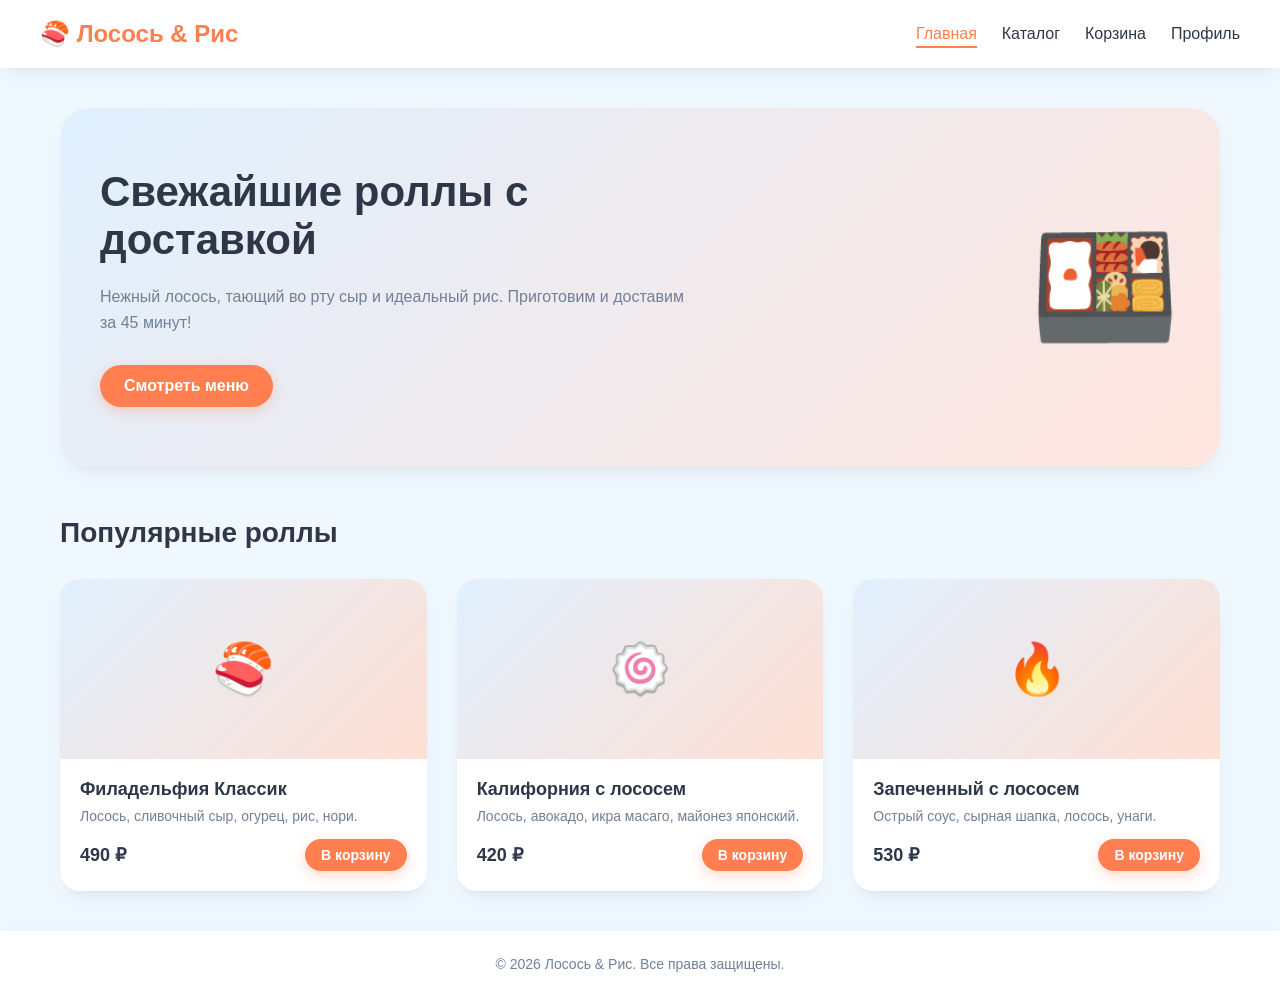
<file: index.html>
<!DOCTYPE html>
<html lang="ru">
<head>
    <meta charset="UTF-8">
    <meta name="viewport" content="width=device-width, initial-scale=1.0">
    <title>Лосось & Рис — Главная</title>
    <link rel="stylesheet" href="style.css">
</head>
<body>

    <header>
        <a href="index.html" class="logo">🍣 Лосось & Рис</a>
        <nav>
            <a href="index.html" class="active">Главная</a>
            <a href="catalog.html">Каталог</a>
            <a href="cart.html">Корзина</a>
            <a href="profile.html">Профиль</a>
        </nav>
    </header>

    <main>
        <!-- Баннер -->
        <section style="background: linear-gradient(135deg, #E0F0FE 0%, #FFE5DE 100%); border-radius: 30px; padding: 60px 40px; display: flex; align-items: center; justify-content: space-between; gap: 30px; margin-bottom: 50px; box-shadow: var(--shadow);">
            <div style="max-width: 600px;">
                <h1 style="font-size: 42px; margin-bottom: 20px; color: var(--text-main);">Свежайшие роллы с доставкой</h1>
                <p style="color: var(--text-muted); font-size: 16px; margin-bottom: 30px; line-height: 1.6;">Нежный лосось, тающий во рту сыр и идеальный рис. Приготовим и доставим за 45 минут!</p>
                <a href="catalog.html" class="btn">Смотреть меню</a>
            </div>
            <div style="font-size: 120px; animation: float 3s ease-in-out infinite;">🍱</div>
        </section>

        <!-- Популярные позиции -->
        <section>
            <h2 style="margin-bottom: 30px; font-size: 28px;">Популярные роллы</h2>
            <div class="grid-catalog">
                <div class="card">
                    <div class="card-img">🍣</div>
                    <div class="card-content">
                        <div>
                            <div class="card-title">Филадельфия Классик</div>
                            <div class="card-desc">Лосось, сливочный сыр, огурец, рис, нори.</div>
                        </div>
                        <div class="card-footer">
                            <span class="price">490 ₽</span>
                            <a href="catalog.html" class="btn" style="padding: 8px 16px; font-size: 14px;">В корзину</a>
                        </div>
                    </div>
                </div>

                <div class="card">
                    <div class="card-img">🍥</div>
                    <div class="card-content">
                        <div>
                            <div class="card-title">Калифорния с лососем</div>
                            <div class="card-desc">Лосось, авокадо, икра масаго, майонез японский.</div>
                        </div>
                        <div class="card-footer">
                            <span class="price">420 ₽</span>
                            <a href="catalog.html" class="btn" style="padding: 8px 16px; font-size: 14px;">В корзину</a>
                        </div>
                    </div>
                </div>

                <div class="card">
                    <div class="card-img">🔥</div>
                    <div class="card-content">
                        <div>
                            <div class="card-title">Запеченный с лососем</div>
                            <div class="card-desc">Острый соус, сырная шапка, лосось, унаги.</div>
                        </div>
                        <div class="card-footer">
                            <span class="price">530 ₽</span>
                            <a href="catalog.html" class="btn" style="padding: 8px 16px; font-size: 14px;">В корзину</a>
                        </div>
                    </div>
                </div>
            </div>
        </section>
    </main>

    <footer>
        <p>&copy; 2026 Лосось & Рис. Все права защищены.</p>
    </footer>

    <style>
        @keyframes float {
            0%, 100% { transform: translateY(0); }
            50% { transform: translateY(-10px); }
        }
    </style>
</body>
</html>
</file>
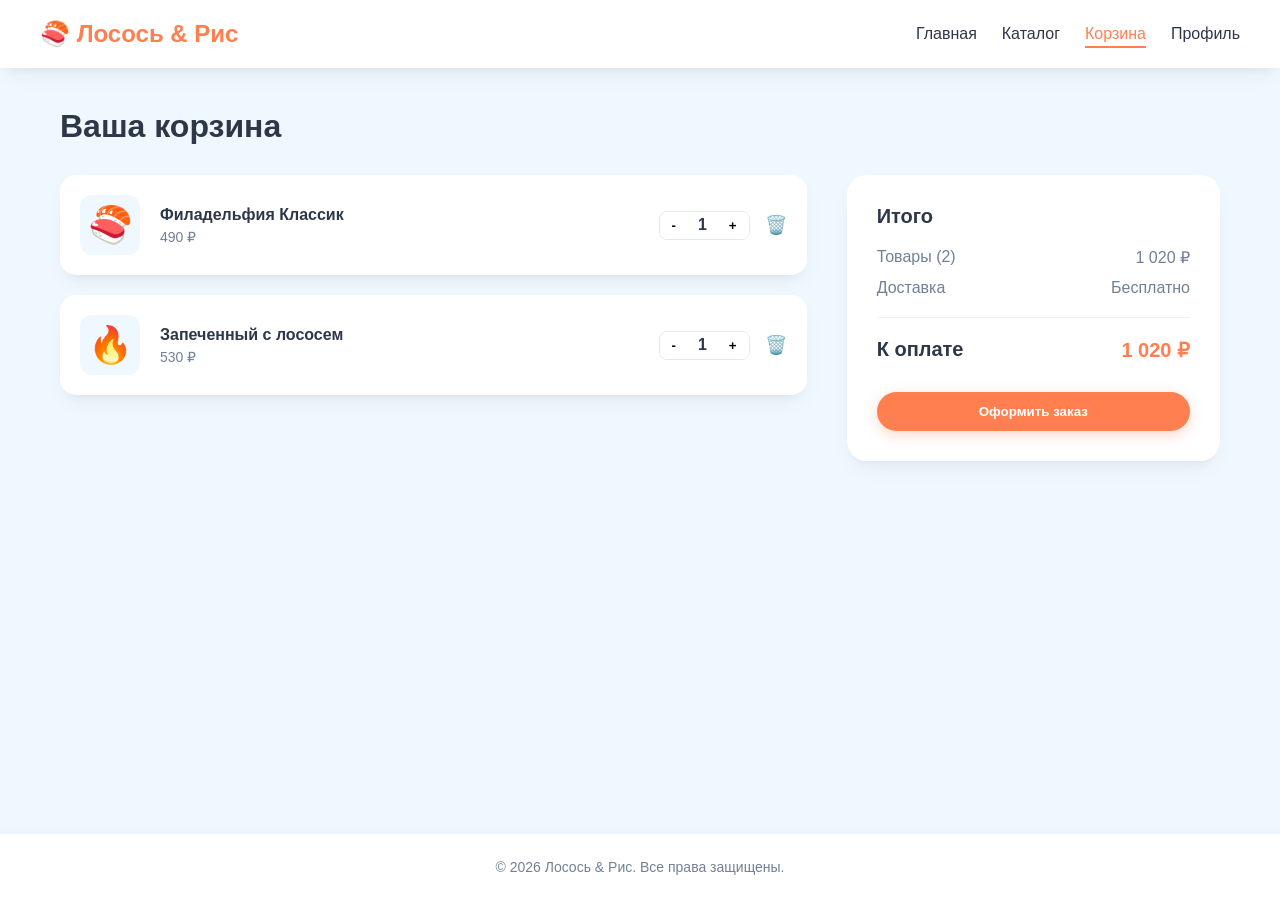
<file: cart.html>
<!DOCTYPE html>
<html lang="ru">
<head>
    <meta charset="UTF-8">
    <meta name="viewport" content="width=device-width, initial-scale=1.0">
    <title>Лосось & Рис — Корзина</title>
    <link rel="stylesheet" href="style.css">
</head>
<body>

    <header>
        <a href="index.html" class="logo">🍣 Лосось & Рис</a>
        <nav>
            <a href="index.html">Главная</a>
            <a href="catalog.html">Каталог</a>
            <a href="cart.html" class="active">Корзина</a>
            <a href="profile.html">Профиль</a>
        </nav>
    </header>

    <main>
        <h1 style="font-size: 32px; margin-bottom: 30px;">Ваша корзина</h1>

        <div style="display: grid; grid-template-columns: 2fr 1fr; gap: 40px; align-items: start;" class="cart-layout">
            <!-- Список товаров -->
            <div style="display: flex; flex-direction: column; gap: 20px;">
                <div style="background: var(--white); padding: 20px; border-radius: 16px; display: flex; align-items: center; justify-content: space-between; box-shadow: var(--shadow); transition: var(--transition);">
                    <div style="display: flex; align-items: center; gap: 20px;">
                        <div style="font-size: 36px; background: var(--bg-light); width: 60px; height: 60px; display: flex; align-items: center; justify-content: center; border-radius: 12px;">🍣</div>
                        <div>
                            <div style="font-weight: 600; font-size: 16px; margin-bottom: 5px;">Филадельфия Классик</div>
                            <div style="color: var(--text-muted); font-size: 14px;">490 ₽</div>
                        </div>
                    </div>
                    <div style="display: flex; align-items: center; gap: 15px;">
                        <div style="display: flex; align-items: center; border: 1px solid #E2E8F0; border-radius: 8px; overflow: hidden;">
                            <button style="border: none; background: #fff; padding: 6px 12px; cursor: pointer; font-weight: bold;">-</button>
                            <span style="padding: 0 10px; font-weight: 600;">1</span>
                            <button style="border: none; background: #fff; padding: 6px 12px; cursor: pointer; font-weight: bold;">+</button>
                        </div>
                        <button style="border: none; background: transparent; color: var(--text-muted); cursor: pointer; font-size: 18px; transition: var(--transition);" title="Удалить">🗑️</button>
                    </div>
                </div>

                <div style="background: var(--white); padding: 20px; border-radius: 16px; display: flex; align-items: center; justify-content: space-between; box-shadow: var(--shadow); transition: var(--transition);">
                    <div style="display: flex; align-items: center; gap: 20px;">
                        <div style="font-size: 36px; background: var(--bg-light); width: 60px; height: 60px; display: flex; align-items: center; justify-content: center; border-radius: 12px;">🔥</div>
                        <div>
                            <div style="font-weight: 600; font-size: 16px; margin-bottom: 5px;">Запеченный с лососем</div>
                            <div style="color: var(--text-muted); font-size: 14px;">530 ₽</div>
                        </div>
                    </div>
                    <div style="display: flex; align-items: center; gap: 15px;">
                        <div style="display: flex; align-items: center; border: 1px solid #E2E8F0; border-radius: 8px; overflow: hidden;">
                            <button style="border: none; background: #fff; padding: 6px 12px; cursor: pointer; font-weight: bold;">-</button>
                            <span style="padding: 0 10px; font-weight: 600;">1</span>
                            <button style="border: none; background: #fff; padding: 6px 12px; cursor: pointer; font-weight: bold;">+</button>
                        </div>
                        <button style="border: none; background: transparent; color: var(--text-muted); cursor: pointer; font-size: 18px; transition: var(--transition);" title="Удалить">🗑️</button>
                    </div>
                </div>
            </div>

            <!-- Итог заказа -->
            <div style="background: var(--white); padding: 30px; border-radius: 20px; box-shadow: var(--shadow);">
                <h3 style="font-size: 20px; margin-bottom: 20px;">Итого</h3>
                <div style="display: flex; justify-content: space-between; margin-bottom: 12px; color: var(--text-muted);">
                    <span>Товары (2)</span>
                    <span>1 020 ₽</span>
                </div>
                <div style="display: flex; justify-content: space-between; margin-bottom: 20px; color: var(--text-muted);">
                    <span>Доставка</span>
                    <span>Бесплатно</span>
                </div>
                <hr style="border: none; border-top: 1px solid #EDF2F7; margin-bottom: 20px;">
                <div style="display: flex; justify-content: space-between; font-size: 20px; font-weight: 700; margin-bottom: 30px;">
                    <span>К оплате</span>
                    <span style="color: var(--accent-salmon);">1 020 ₽</span>
                </div>
                <button class="btn" style="width: 100%; text-align: center;">Оформить заказ</button>
            </div>
        </div>
    </main>

    <footer>
        <p>&copy; 2026 Лосось & Рис. Все права защищены.</p>
    </footer>

    <style>
        @media (max-width: 900px) {
            .cart-layout {
                grid-template-columns: 1fr !important;
            }
        }
    </style>
</body>
</html>
</file>
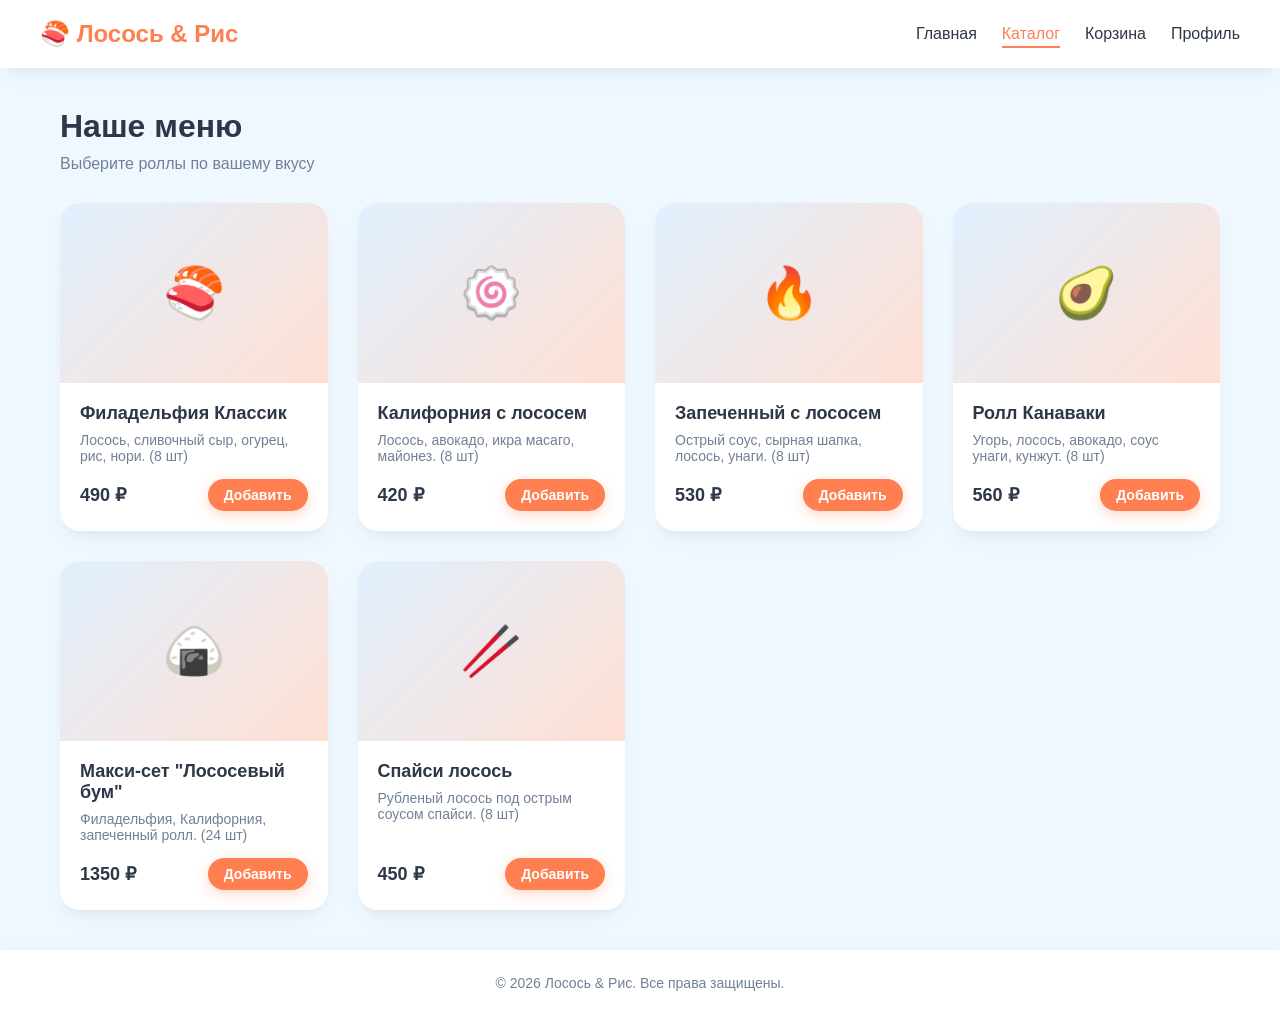
<file: catalog.html>
<!DOCTYPE html>
<html lang="ru">
<head>
    <meta charset="UTF-8">
    <meta name="viewport" content="width=device-width, initial-scale=1.0">
    <title>Лосось & Рис — Каталог</title>
    <link rel="stylesheet" href="style.css">
</head>
<body>

    <header>
        <a href="index.html" class="logo">🍣 Лосось & Рис</a>
        <nav>
            <a href="index.html">Главная</a>
            <a href="catalog.html" class="active">Каталог</a>
            <a href="cart.html">Корзина</a>
            <a href="profile.html">Профиль</a>
        </nav>
    </header>

    <main>
        <div style="margin-bottom: 30px;">
            <h1 style="font-size: 32px; margin-bottom: 10px;">Наше меню</h1>
            <p style="color: var(--text-muted);">Выберите роллы по вашему вкусу</p>
        </div>

        <div class="grid-catalog">
            <div class="card">
                <div class="card-img">🍣</div>
                <div class="card-content">
                    <div>
                        <div class="card-title">Филадельфия Классик</div>
                        <div class="card-desc">Лосось, сливочный сыр, огурец, рис, нори. (8 шт)</div>
                    </div>
                    <div class="card-footer">
                        <span class="price">490 ₽</span>
                        <button class="btn" style="padding: 8px 16px; font-size: 14px;">Добавить</button>
                    </div>
                </div>
            </div>

            <div class="card">
                <div class="card-img">🍥</div>
                <div class="card-content">
                    <div>
                        <div class="card-title">Калифорния с лососем</div>
                        <div class="card-desc">Лосось, авокадо, икра масаго, майонез. (8 шт)</div>
                    </div>
                    <div class="card-footer">
                        <span class="price">420 ₽</span>
                        <button class="btn" style="padding: 8px 16px; font-size: 14px;">Добавить</button>
                    </div>
                </div>
            </div>

            <div class="card">
                <div class="card-img">🔥</div>
                <div class="card-content">
                    <div>
                        <div class="card-title">Запеченный с лососем</div>
                        <div class="card-desc">Острый соус, сырная шапка, лосось, унаги. (8 шт)</div>
                    </div>
                    <div class="card-footer">
                        <span class="price">530 ₽</span>
                        <button class="btn" style="padding: 8px 16px; font-size: 14px;">Добавить</button>
                    </div>
                </div>
            </div>

            <div class="card">
                <div class="card-img">🥑</div>
                <div class="card-content">
                    <div>
                        <div class="card-title">Ролл Канаваки</div>
                        <div class="card-desc">Угорь, лосось, авокадо, соус унаги, кунжут. (8 шт)</div>
                    </div>
                    <div class="card-footer">
                        <span class="price">560 ₽</span>
                        <button class="btn" style="padding: 8px 16px; font-size: 14px;">Добавить</button>
                    </div>
                </div>
            </div>

            <div class="card">
                <div class="card-img">🍙</div>
                <div class="card-content">
                    <div>
                        <div class="card-title">Макси-сет "Лососевый бум"</div>
                        <div class="card-desc">Филадельфия, Калифорния, запеченный ролл. (24 шт)</div>
                    </div>
                    <div class="card-footer">
                        <span class="price">1350 ₽</span>
                        <button class="btn" style="padding: 8px 16px; font-size: 14px;">Добавить</button>
                    </div>
                </div>
            </div>

            <div class="card">
                <div class="card-img">🥢</div>
                <div class="card-content">
                    <div>
                        <div class="card-title">Спайси лосось</div>
                        <div class="card-desc">Рубленый лосось под острым соусом спайси. (8 шт)</div>
                    </div>
                    <div class="card-footer">
                        <span class="price">450 ₽</span>
                        <button class="btn" style="padding: 8px 16px; font-size: 14px;">Добавить</button>
                    </div>
                </div>
            </div>
        </div>
    </main>

    <footer>
        <p>&copy; 2026 Лосось & Рис. Все права защищены.</p>
    </footer>
</body>
</html>
</file>
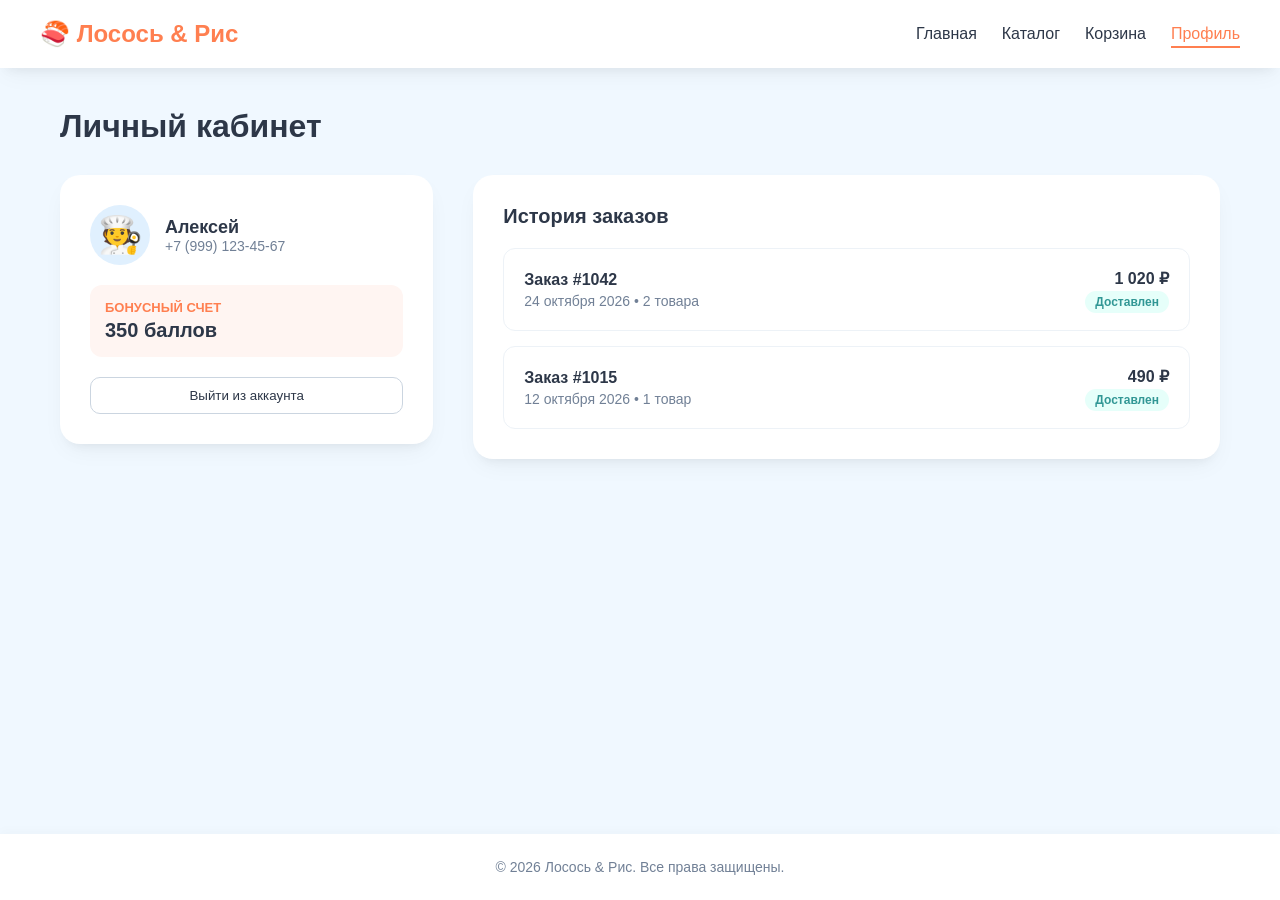
<file: profile.html>
<!DOCTYPE html>
<html lang="ru">
<head>
    <meta charset="UTF-8">
    <meta name="viewport" content="width=device-width, initial-scale=1.0">
    <title>Лосось & Рис — Профиль</title>
    <link rel="stylesheet" href="style.css">
</head>
<body>

    <header>
        <a href="index.html" class="logo">🍣 Лосось & Рис</a>
        <nav>
            <a href="index.html">Главная</a>
            <a href="catalog.html">Каталог</a>
            <a href="cart.html">Корзина</a>
            <a href="profile.html" class="active">Профиль</a>
        </nav>
    </header>

    <main>
        <h1 style="font-size: 32px; margin-bottom: 30px;">Личный кабинет</h1>

        <div style="display: grid; grid-template-columns: 1fr 2fr; gap: 40px;" class="profile-layout">
            <!-- Информация о пользователе -->
            <div style="background: var(--white); padding: 30px; border-radius: 20px; box-shadow: var(--shadow); height: fit-content;">
                <div style="display: flex; align-items: center; gap: 15px; margin-bottom: 20px;">
                    <div style="font-size: 36px; background: #e0f0fe; width: 60px; height: 60px; display: flex; align-items: center; justify-content: center; border-radius: 50%;">🧑‍🍳</div>
                    <div>
                        <div style="font-weight: 700; font-size: 18px;">Алексей</div>
                        <div style="color: var(--text-muted); font-size: 14px;">+7 (999) 123-45-67</div>
                    </div>
                </div>
                <div style="background: #FFF5F2; padding: 15px; border-radius: 12px; margin-bottom: 20px;">
                    <div style="font-size: 13px; color: var(--accent-salmon); font-weight: 600; margin-bottom: 4px;">БОНУСНЫЙ СЧЕТ</div>
                    <div style="font-size: 20px; font-weight: 700; color: var(--text-main);">350 баллов</div>
                </div>
                <button style="background: transparent; border: 1px solid #CBD5E0; color: var(--text-main); width: 100%; padding: 10px; border-radius: 10px; cursor: pointer; transition: var(--transition);">Выйти из аккаунта</button>
            </div>

            <!-- История заказов -->
            <div style="background: var(--white); padding: 30px; border-radius: 20px; box-shadow: var(--shadow);">
                <h3 style="font-size: 20px; margin-bottom: 20px;">История заказов</h3>
                
                <div style="display: flex; flex-direction: column; gap: 15px;">
                    <div style="border: 1px solid #EDF2F7; padding: 20px; border-radius: 12px; display: flex; justify-content: space-between; align-items: center; transition: var(--transition);">
                        <div>
                            <div style="font-weight: 600; margin-bottom: 4px;">Заказ #1042</div>
                            <div style="color: var(--text-muted); font-size: 14px;">24 октября 2026 • 2 товара</div>
                        </div>
                        <div style="text-align: right;">
                            <div style="font-weight: 700; margin-bottom: 4px;">1 020 ₽</div>
                            <span style="background: #E6FFFA; color: #319795; padding: 4px 10px; border-radius: 20px; font-size: 12px; font-weight: 600;">Доставлен</span>
                        </div>
                    </div>

                    <div style="border: 1px solid #EDF2F7; padding: 20px; border-radius: 12px; display: flex; justify-content: space-between; align-items: center; transition: var(--transition);">
                        <div>
                            <div style="font-weight: 600; margin-bottom: 4px;">Заказ #1015</div>
                            <div style="color: var(--text-muted); font-size: 14px;">12 октября 2026 • 1 товар</div>
                        </div>
                        <div style="text-align: right;">
                            <div style="font-weight: 700; margin-bottom: 4px;">490 ₽</div>
                            <span style="background: #E6FFFA; color: #319795; padding: 4px 10px; border-radius: 20px; font-size: 12px; font-weight: 600;">Доставлен</span>
                        </div>
                    </div>
                </div>
            </div>
        </div>
    </main>

    <footer>
        <p>&copy; 2026 Лосось & Рис. Все права защищены.</p>
    </footer>

    <style>
        @media (max-width: 900px) {
            .profile-layout {
                grid-template-columns: 1fr !important;
            }
        }
    </style>
</body>
</html>
</file>
<file: style.css>
:root {
    --bg-light: #F0F8FF; /* Светло-голубой (Алибастер / Бледно-голубой) */
    --primary-blue: #E0F0FE;
    --accent-salmon: #FF7F50; /* Лососёвый */
    --accent-salmon-hover: #E66D42;
    --text-main: #2D3748;
    --text-muted: #718096;
    --white: #FFFFFF;
    --shadow: 0 10px 25px -5px rgba(0, 0, 0, 0.05), 0 8px 10px -6px rgba(0, 0, 0, 0.05);
    --transition: all 0.3s cubic-bezier(0.4, 0, 0.2, 1);
}

* {
    box-sizing: border-box;
    margin: 0;
    padding: 0;
    font-family: 'Segoe UI', Roboto, Helvetica, Arial, sans-serif;
}

body {
    background-color: var(--bg-light);
    color: var(--text-main);
    display: flex;
    flex-direction: column;
    min-height: 100vh;
}

/* Шапка сайта */
header {
    background: var(--white);
    padding: 20px 40px;
    box-shadow: var(--shadow);
    display: flex;
    justify-content: space-between;
    align-items: center;
    position: sticky;
    top: 0;
    z-index: 1000;
}

.logo {
    font-size: 24px;
    font-weight: 700;
    color: var(--accent-salmon);
    text-decoration: none;
    display: flex;
    align-items: center;
    gap: 8px;
    transition: var(--transition);
}

.logo:hover {
    transform: scale(1.05);
}

nav {
    display: flex;
    gap: 25px;
}

nav a {
    text-decoration: none;
    color: var(--text-main);
    font-weight: 500;
    position: relative;
    padding: 5px 0;
    transition: var(--transition);
}

nav a::after {
    content: '';
    position: absolute;
    bottom: 0;
    left: 0;
    width: 0;
    height: 2px;
    background-color: var(--accent-salmon);
    transition: var(--transition);
}

nav a:hover, nav a.active {
    color: var(--accent-salmon);
}

nav a:hover::after, nav a.active::after {
    width: 100%;
}

/* Основной контейнер */
main {
    flex: 1;
    max-width: 1200px;
    width: 100%;
    margin: 0 auto;
    padding: 40px 20px;
}

/* Кнопки */
.btn {
    background-color: var(--accent-salmon);
    color: var(--white);
    border: none;
    padding: 12px 24px;
    border-radius: 50px;
    font-weight: 600;
    cursor: pointer;
    transition: var(--transition);
    text-decoration: none;
    display: inline-block;
    box-shadow: 0 4px 14px rgba(255, 127, 80, 0.3);
}

.btn:hover {
    background-color: var(--accent-salmon-hover);
    transform: translateY(-2px);
    box-shadow: 0 6px 20px rgba(255, 127, 80, 0.4);
}

.btn:active {
    transform: translateY(0);
}

/* Карточки товаров */
.grid-catalog {
    display: grid;
    grid-template-columns: repeat(auto-fit, minmax(260px, 1fr));
    gap: 30px;
}

.card {
    background: var(--white);
    border-radius: 20px;
    overflow: hidden;
    box-shadow: var(--shadow);
    transition: var(--transition);
    display: flex;
    flex-direction: column;
}

.card:hover {
    transform: translateY(-8px);
    box-shadow: 0 20px 30px -10px rgba(0, 0, 0, 0.1);
}

.card-img {
    height: 180px;
    background: linear-gradient(135deg, #e0f0fe 0%, #ffdfd3 100%);
    display: flex;
    align-items: center;
    justify-content: center;
    font-size: 50px;
    transition: var(--transition);
}

.card:hover .card-img {
    transform: scale(1.05);
}

.card-content {
    padding: 20px;
    display: flex;
    flex-direction: column;
    flex: 1;
    justify-content: space-between;
}

.card-title {
    font-size: 18px;
    font-weight: 600;
    margin-bottom: 8px;
}

.card-desc {
    color: var(--text-muted);
    font-size: 14px;
    margin-bottom: 15px;
}

.card-footer {
    display: flex;
    justify-content: space-between;
    align-items: center;
}

.price {
    font-weight: 700;
    font-size: 18px;
    color: var(--text-main);
}

/* Футер */
footer {
    background: var(--white);
    text-align: center;
    padding: 25px;
    color: var(--text-muted);
    font-size: 14px;
    box-shadow: 0 -4px 10px rgba(0,0,0,0.02);
    margin-top: auto;
}

/* Адаптив */
@media (max-width: 768px) {
    header {
        flex-direction: column;
        gap: 15px;
        padding: 15px 20px;
    }
    nav {
        gap: 15px;
    }
}
</file>
